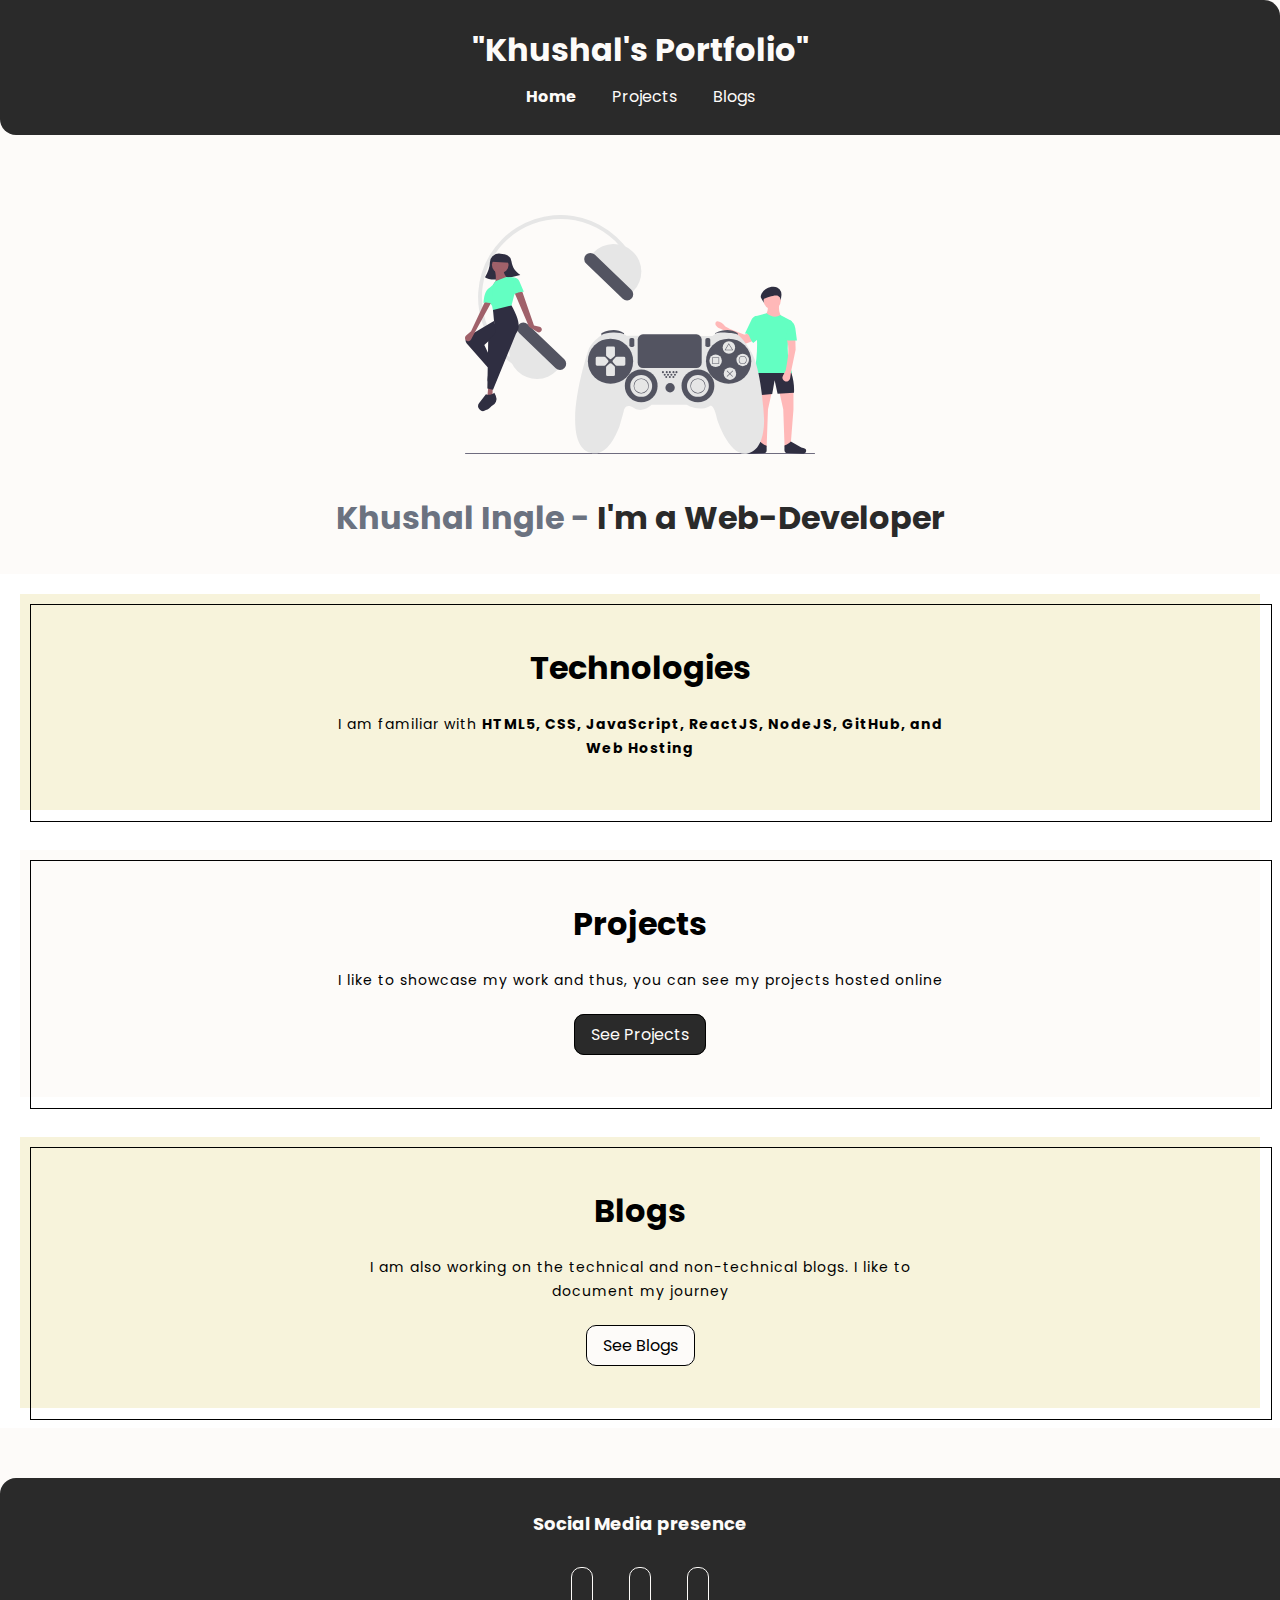
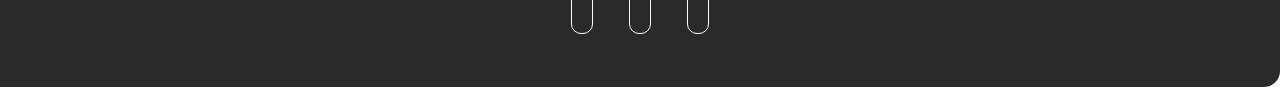
<file: index.html>
<!DOCTYPE html>
<html lang="en">
<head>
    <script async src="https://pagead2.googlesyndication.com/pagead/js/adsbygoogle.js?client=ca-pub-5421976136183643"
     crossorigin="anonymous"></script>
    <meta charset="UTF-8">
    <meta http-equiv="X-UA-Compatible" content="IE=edge">
    <meta name="viewport" content="width=device-width, initial-scale=1.0">
    <title>Home | Kushal's Portfolio</title>
   
    <link href="style.css" rel="stylesheet"/>
</head>
<body>
    <nav class="navigation container">
        <div class="nav-brand"><h1 class="size">"Khushal's Portfolio"</h1></div>
        <ul class="list-non-bullet nav-pills">
            <li class="list-item-inline">
                <a class="link link-active" href="/"><strong>Home</strong></a>
            </li>
            <li class="list-item-inline">
                <a class="link" href="project.html">Projects</a>
            </li>
            <li class="list-item-inline">
                <a class="link" href="blog.html">Blogs</a>
            </li>
        </ul>
    </nav>

    <script type="text/javascript">
        atOptions = {
            'key' : 'b4da87c1e9c6a34f18d70eef5d6c6318',
            'format' : 'iframe',
            'height' : 50,
            'width' : 320,
            'params' : {}
        };
        document.write('<scr' + 'ipt type="text/javascript" src="http' + (location.protocol === 'https:' ? 's' : '') + '://www.effectivecreativeformat.com/b4da87c1e9c6a34f18d70eef5d6c6318/invoke.js"></scr' + 'ipt>');
    </script>


    <header class="hero">
        <img class="hero-img" src="images/gamig.svg">
        <h1 class="hero-heading">Khushal Ingle - <span class="headingg
           "> I'm a Web-Developer</span></h1>
    </header>
    <script type="text/javascript">
        atOptions = {
            'key' : 'fed3fd0d87f42df9c715aa4d5458c281',
            'format' : 'iframe',
            'height' : 250,
            'width' : 300,
            'params' : {}
        };
        document.write('<scr' + 'ipt type="text/javascript" src="http' + (location.protocol === 'https:' ? 's' : '') + '://www.effectivecreativeformat.com/fed3fd0d87f42df9c715aa4d5458c281/invoke.js"></scr' + 'ipt>');
    </script>
    <section class="section ow">
        <div class="container container-center">
        <h1>Technologies</h1>
    
        <p class="fs-1">I am familiar with <strong>HTML5, CSS, JavaScript, ReactJS, NodeJS, GitHub, and Web Hosting</strong> </p>
        

        </div>
    </section>

    <script type="text/javascript">
        atOptions = {
            'key' : 'b4da87c1e9c6a34f18d70eef5d6c6318',
            'format' : 'iframe',
            'height' : 50,
            'width' : 320,
            'params' : {}
        };
        document.write('<scr' + 'ipt type="text/javascript" src="http' + (location.protocol === 'https:' ? 's' : '') + '://www.effectivecreativeformat.com/b4da87c1e9c6a34f18d70eef5d6c6318/invoke.js"></scr' + 'ipt>');
    </script>


    <section class="section">
        <div class="container container-center">
        <h1>Projects</h1>
    
        <p>I like to showcase my work and thus, you can see my projects hosted online</strong></p>
        <div class="site-bttn">
            <a class="link-secondary" href="project.html">See Projects</a>
        </div>
        
        </div>
    </section>
    <script type="text/javascript">
        atOptions = {
            'key' : 'b4da87c1e9c6a34f18d70eef5d6c6318',
            'format' : 'iframe',
            'height' : 50,
            'width' : 320,
            'params' : {}
        };
        document.write('<scr' + 'ipt type="text/javascript" src="http' + (location.protocol === 'https:' ? 's' : '') + '://www.effectivecreativeformat.com/b4da87c1e9c6a34f18d70eef5d6c6318/invoke.js"></scr' + 'ipt>');
    </script>

    <section class="section ow">
        <div class="container container-center">
        <h1>Blogs</h1>
    
        <p>I am also working on the technical and non-technical blogs. I like to document my journey</p>
        <div class="site-bttn">
        <a class="link link-primary" href="blog.html">See Blogs</a>
        </div>
    </div>
        </div>
    </section>

    <script type="text/javascript">
        atOptions = {
            'key' : 'b4da87c1e9c6a34f18d70eef5d6c6318',
            'format' : 'iframe',
            'height' : 50,
            'width' : 320,
            'params' : {}
        };
        document.write('<scr' + 'ipt type="text/javascript" src="http' + (location.protocol === 'https:' ? 's' : '') + '://www.effectivecreativeformat.com/b4da87c1e9c6a34f18d70eef5d6c6318/invoke.js"></scr' + 'ipt>');
    </script>
    <h2></h2>
<footer class="footer">
    <div class="footer-header">Social Media presence</div>
    <ul class="social-links">
        <li class="list-item-inline">
            <a class="link" href="https://github.com/khushal-ingle" target="_blank"><i class="fa-brands fa-github"></i></a>
        </li>

        <li class="list-item-inline">
            <a class="link"href="https://www.linkedin.com/in/khushal-ingle-820b06241/" target="_blank"><i class="fa-brands fa-linkedin"></i></a>

        </li>

        <li class="list-item-inline"><a class="link" href="https://www.instagram.com/_khushal_01/" target="_blank"><i class="fa-brands fa-instagram"></i>
        </a>
        </li> 
    </ul>
</footer>
</body>
</html>
</file>
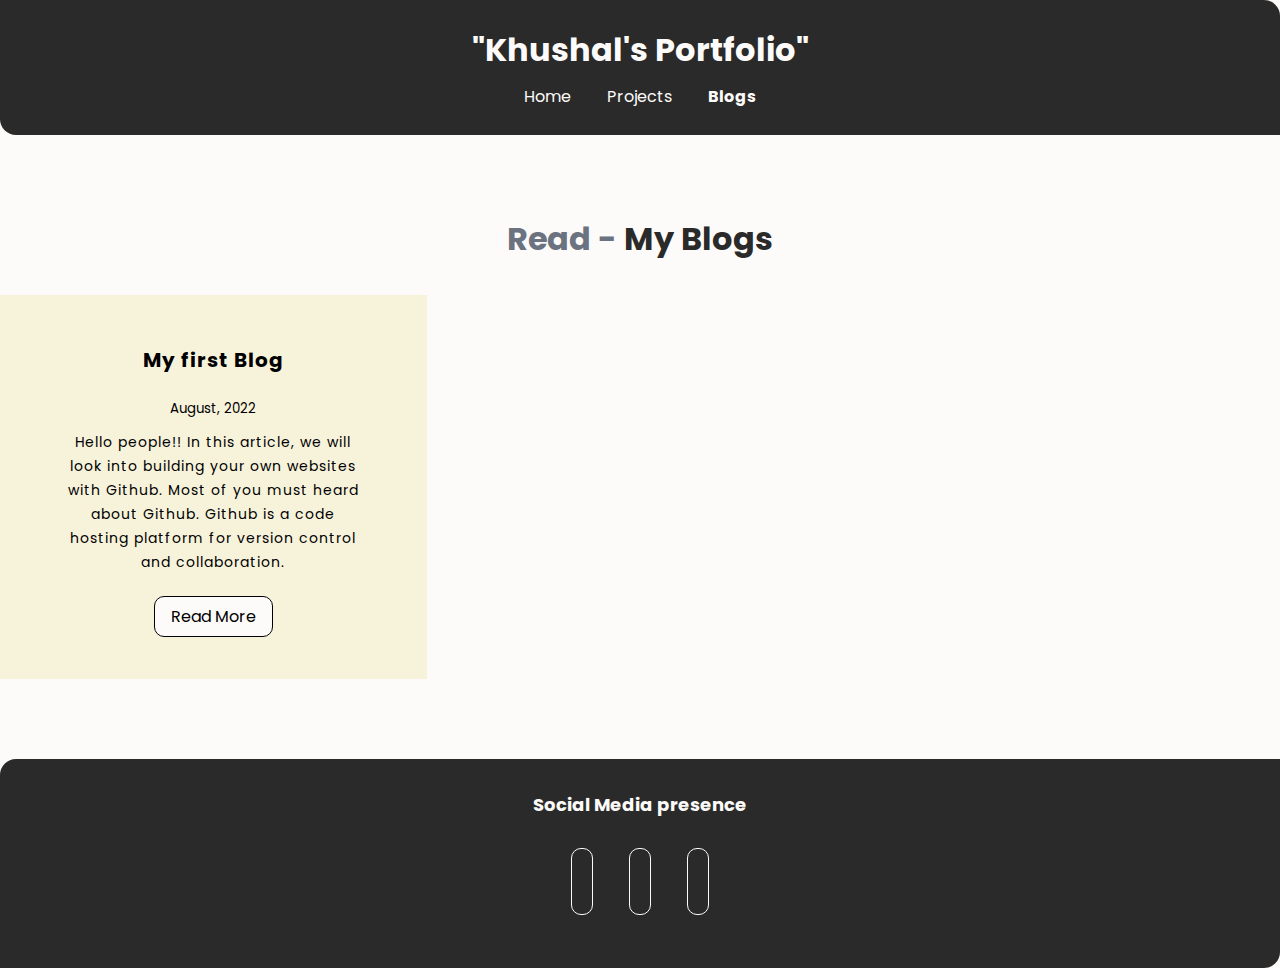
<file: blog.html>
<!DOCTYPE html>
<html lang="en">
<head>
    <script async src="https://pagead2.googlesyndication.com/pagead/js/adsbygoogle.js?client=ca-pub-5421976136183643"
     crossorigin="anonymous"></script>
    <meta charset="UTF-8">
    <meta http-equiv="X-UA-Compatible" content="IE=edge">
    <meta name="viewport" content="width=device-width, initial-scale=1.0">
   
    <link href="style.css" rel="stylesheet"/>
    <title>Blogs | Khushal</title>
</head>
<body>

    <nav class="navigation container">
        <div class="nav-brand"><h1 class="size">"Khushal's Portfolio"</h1></div>
        <ul class="list-non-bullet nav-pills">
            <li class="list-item-inline">
                <a class="link" href="index.html">Home</a>
            </li>
            <li class="list-item-inline">
                <a class="link" href="project.html">Projects</a>
            </li>
            <li class="list-item-inline">
                <a class="link link-active" href="blog.html"><strong>Blogs</strong></a>
            </li>
        </ul>
    </nav>


    <header class="hero">
        <h1 class="hero-heading">Read - <span class="headingg
           "> My Blogs</span></h1>
           <!-- adstera -->
           <script type="text/javascript">
            atOptions = {
                'key' : 'fed3fd0d87f42df9c715aa4d5458c281',
                'format' : 'iframe',
                'height' : 250,
                'width' : 300,
                'params' : {}
            };
            document.write('<scr' + 'ipt type="text/javascript" src="http' + (location.protocol === 'https:' ? 's' : '') + '://www.effectivecreativeformat.com/fed3fd0d87f42df9c715aa4d5458c281/invoke.js"></scr' + 'ipt>');
        </script>

    </header>
    <ul class="list-non-bullet projects-ul">
        <li class="section ow">
            <article class="showcase-list container container-center">
                <h1>
                    My first Blog
                </h1>
                <small>August, 2022</small>
                <p>
                    Hello people!! In this article, we will look into building your own websites with Github. Most of you must heard about Github. Github is a code hosting platform for version control and collaboration.
                </p>
                <div class="site-bttn">
                <a class="link link-primary" href="https://postblog-01.blogspot.com/2022/08/hello-people-in-this-article-we-will.html">Read More</a></div>
            </article>
        </li>
       

        <!-- <li class="section">
            <article class="showcase-list container container-center">
                <h1>
                    Spiritual Knowledge Blog
                </h1>
                <small>August, 2021</small>
                <p>
                    This is a blog about Spirituality.
                    Will take you through a brief introduction to Spirituality and will set a 
                    start to Spiritual journey in my Life. Please check this out for knowing about spirituality.
                </p>
                <div class="site-bttn">
                <a class="link link-secondary" href="/">Read More</a></div>
            </article>
        </li> -->
    </ul>
    <script type="text/javascript">
        atOptions = {
            'key' : 'ab4fb0d6f38194a450ce2ead9585417a',
            'format' : 'iframe',
            'height' : 90,
            'width' : 728,
            'params' : {}
        };
        document.write('<scr' + 'ipt type="text/javascript" src="http' + (location.protocol === 'https:' ? 's' : '') + '://www.effectivecreativeformat.com/ab4fb0d6f38194a450ce2ead9585417a/invoke.js"></scr' + 'ipt>');
    </script>

    <footer class="footer">
        <div class="footer-header">Social Media presence</div>
        <ul class="social-links">
            <li class="list-item-inline">
                <a class="link" href="https://github.com/khushal-ingle" target="_blank"><i class="fa-brands fa-github"></i></a>
            </li>
    
            <li class="list-item-inline">
                <a class="link"href="https://www.linkedin.com/in/khushal-ingle-820b06241/" target="_blank"><i class="fa-brands fa-linkedin"></i></a>
    
            </li>
         
            <li class="list-item-inline"><a class="link" href="https://www.instagram.com/_khushal_01/" target="_blank"><i class="fa-brands fa-instagram"></i>
            </a>
            </li> 
        </ul>
    </footer>
</body>
</html>
</file>
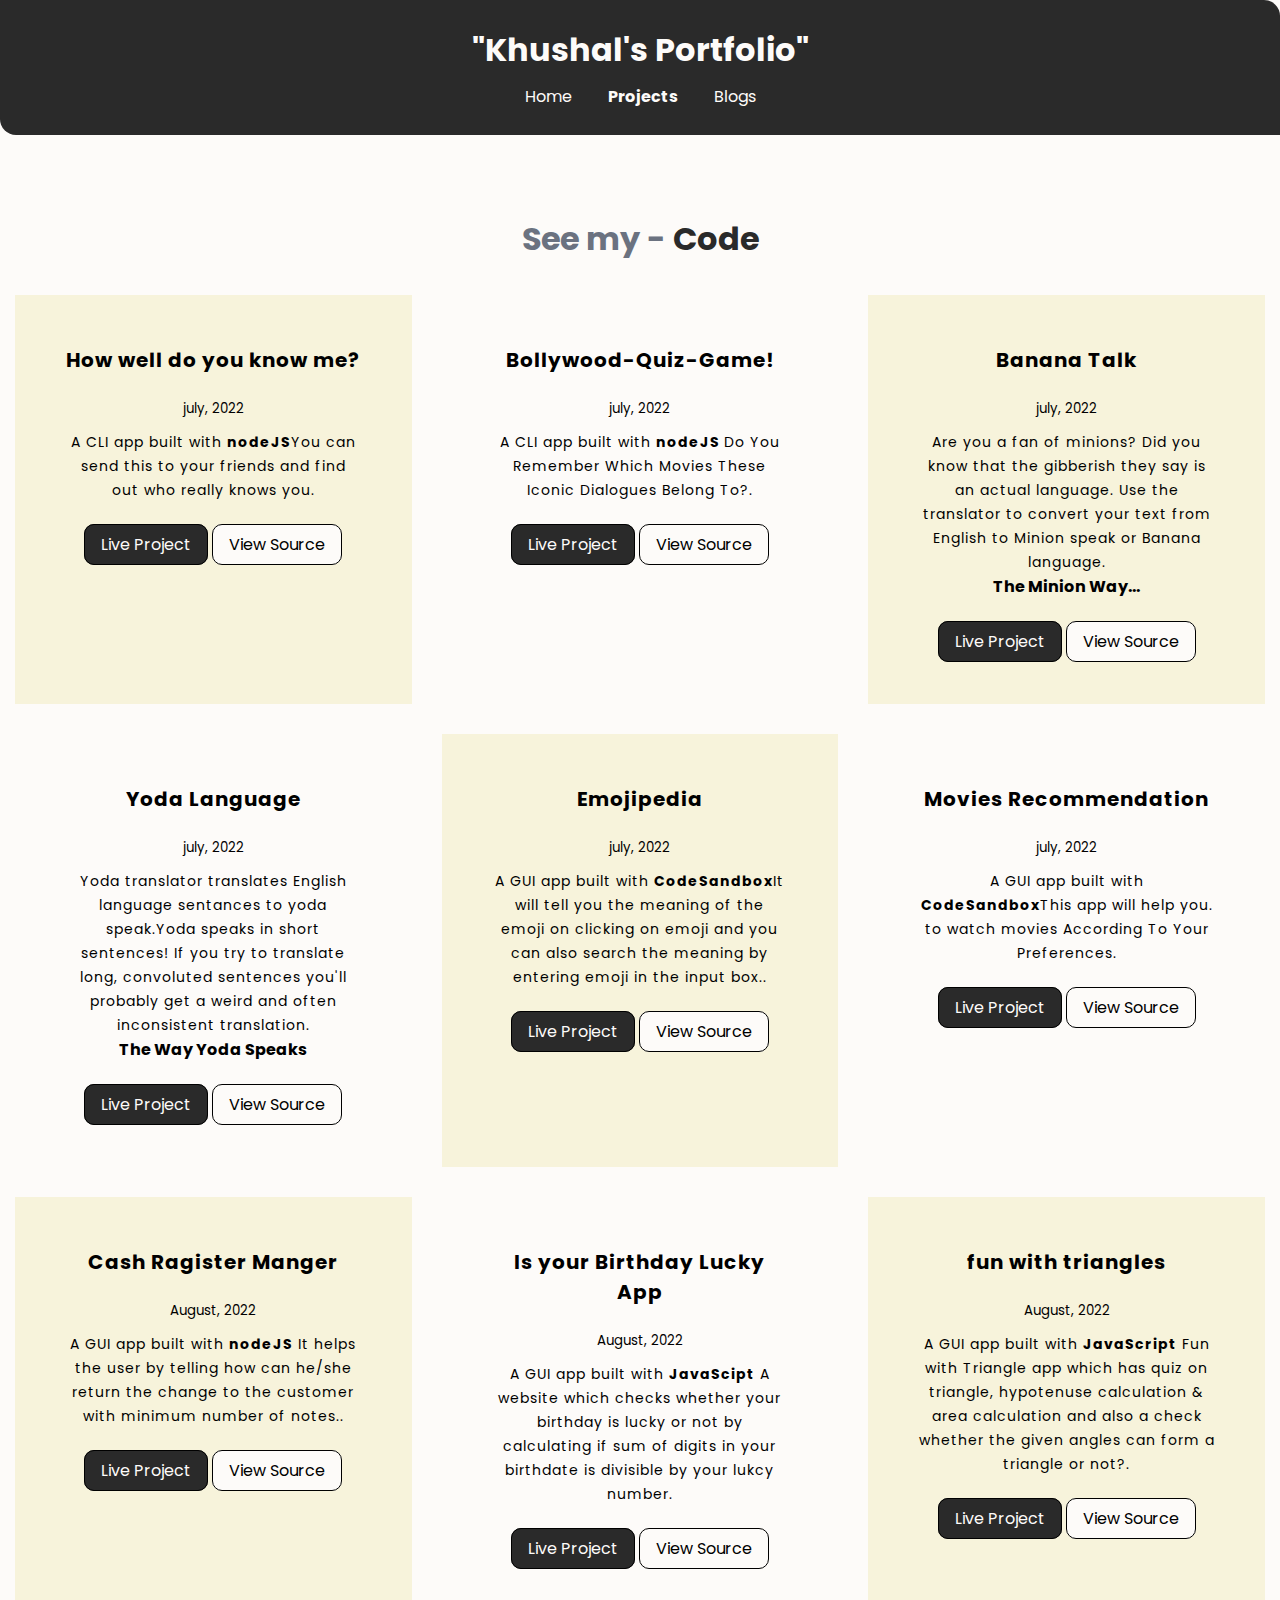
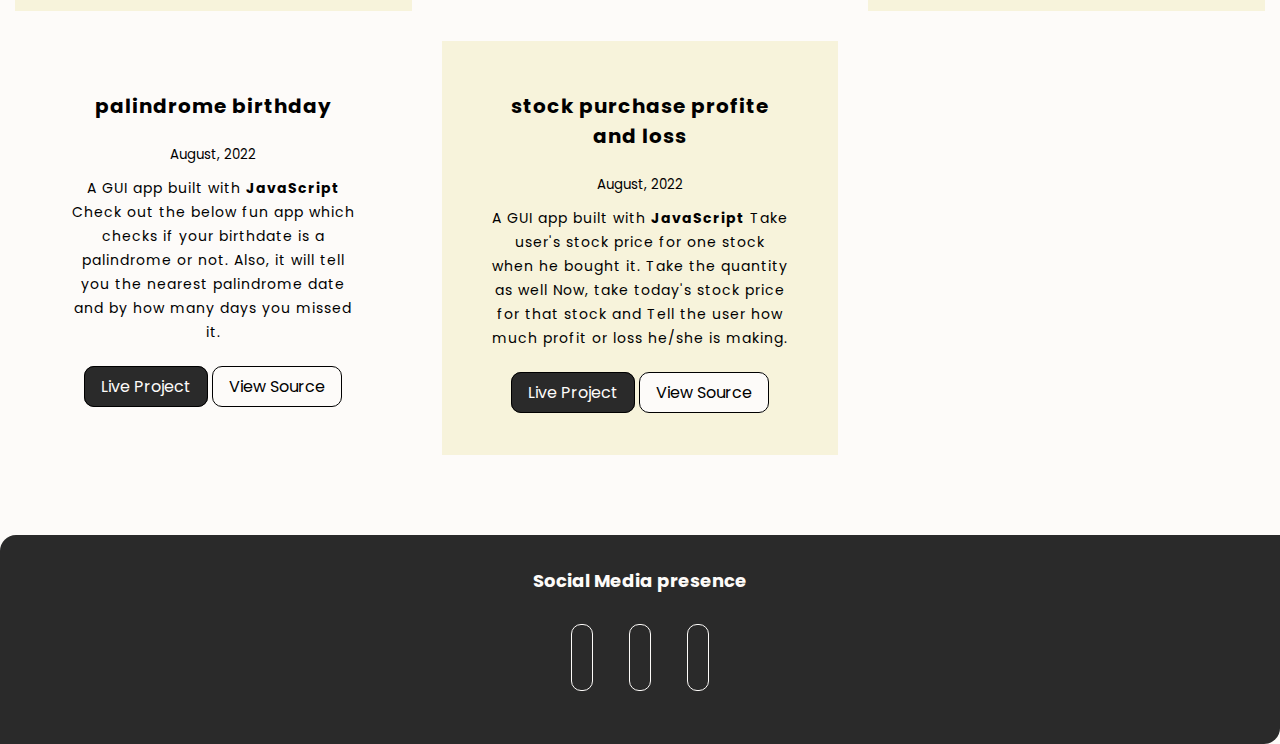
<file: project.html>
<!DOCTYPE html>
<html lang="en">
<head>
    <script async src="https://pagead2.googlesyndication.com/pagead/js/adsbygoogle.js?client=ca-pub-5421976136183643"
     crossorigin="anonymous"></script>
    <meta charset="UTF-8">
    <meta http-equiv="X-UA-Compatible" content="IE=edge">
    <meta name="viewport" content="width=device-width, initial-scale=1.0">
    <link href="style.css" rel="stylesheet"/>
    <title>Projects | Khushal</title>
   
</head>
<body>
    
    <nav class="navigation container">
        <div class="nav-brand"><h1 class="size">"Khushal's Portfolio"</h1></div>
        <ul class="list-non-bullet nav-pills">
            <li class="list-item-inline">
                <a class="link" href="index.html">Home</a>
            </li>
            <li class="list-item-inline">
                <a class="link link-active" href="project.html"> <strong>Projects</strong></a>
            </li>
            <li class="list-item-inline">
                <a class="link" href="blog.html">Blogs</a>
            </li>
        </ul>
    </nav>
    <script type="text/javascript">
        atOptions = {
            'key' : 'fed3fd0d87f42df9c715aa4d5458c281',
            'format' : 'iframe',
            'height' : 250,
            'width' : 300,
            'params' : {}
        };
        document.write('<scr' + 'ipt type="text/javascript" src="http' + (location.protocol === 'https:' ? 's' : '') + '://www.effectivecreativeformat.com/fed3fd0d87f42df9c715aa4d5458c281/invoke.js"></scr' + 'ipt>');
    </script>

    <header class="hero">
        <!-- <img class="hero-img" src="images/gamig.svg"> -->
        <h1 class="hero-heading">See my - <span class="headingg
           "> Code</span></h1>
    </header>
    <script type="text/javascript">
        atOptions = {
            'key' : 'fed3fd0d87f42df9c715aa4d5458c281',
            'format' : 'iframe',
            'height' : 250,
            'width' : 300,
            'params' : {}
        };
        document.write('<scr' + 'ipt type="text/javascript" src="http' + (location.protocol === 'https:' ? 's' : '') + '://www.effectivecreativeformat.com/fed3fd0d87f42df9c715aa4d5458c281/invoke.js"></scr' + 'ipt>');
    </script>
    <ul class="list-non-bullet projects-ul">

        <li class="section">
            <div class="container container-center margin-md ow">
            <h1>How well do you know me?</h1>
            <small>july, 2022</small>
            <p>A CLI app built with <strong>nodeJS</strong>You can send this to your friends and find out who really knows you.</p>
            <div class="site-bttn">
            <a class="link-secondary" href="https://replit.com/@KhushalIngle/Do-you-know-me-Quiz?embed=1&output=1" target="_blank">Live Project</a>
            <a class="link-primary" href="https://github.com/khushal-ingle/Do-you-know-me-Quizz/blob/main/index.js" target="_blank">View Source </a>
            </div>
            </div>

        </li>
        <script type="text/javascript">
            atOptions = {
                'key' : 'ab4fb0d6f38194a450ce2ead9585417a',
                'format' : 'iframe',
                'height' : 90,
                'width' : 728,
                'params' : {}
            };
            document.write('<scr' + 'ipt type="text/javascript" src="http' + (location.protocol === 'https:' ? 's' : '') + '://www.effectivecreativeformat.com/ab4fb0d6f38194a450ce2ead9585417a/invoke.js"></scr' + 'ipt>');
        </script>

        <li class="section">
            <div class="container container-center ">
                <h1>Bollywood-Quiz-Game!</h1>
                <small>july, 2022</small>
                <p>A CLI app built with <strong>nodeJS </strong>Do You Remember Which Movies These Iconic Dialogues Belong To?.</p>
                <div class="site-bttn">
                <a class="link-secondary" href="https://replit.com/@KhushalIngle/bollywood-quiz-game?embed=1&output=1" target="_blank">Live Project</a>
                <a class="link-primary" href="https://github.com/khushal-ingle/bollywood-quiz-game" target="_blank">View Source </a>
            </div>
            </div>
           
        </li>
        <script type="text/javascript">
            atOptions = {
                'key' : 'ab4fb0d6f38194a450ce2ead9585417a',
                'format' : 'iframe',
                'height' : 90,
                'width' : 728,
                'params' : {}
            };
            document.write('<scr' + 'ipt type="text/javascript" src="http' + (location.protocol === 'https:' ? 's' : '') + '://www.effectivecreativeformat.com/ab4fb0d6f38194a450ce2ead9585417a/invoke.js"></scr' + 'ipt>');
        </script>

        <li class="section">
            <div class="container container-center margin-md ow">
            <h1>Banana Talk</h1>
            <small>july, 2022</small>
            <p>Are you a fan of minions? Did you know that the gibberish they say is an actual language. Use the translator to convert your text from English to Minion speak or Banana language.</p> <strong>The Minion Way...</strong></p>
            <div class="site-bttn">
            <a class="link-secondary" href="https://m-translation.netlify.app/" target="_blank">Live Project</a>
            <a class="link-primary" href="https://github.com/khushal-ingle/yoda-translator" target="_blank">View Source </a> 
            </div>
            </div>

        </li>
        <script type="text/javascript">
            atOptions = {
                'key' : 'ab4fb0d6f38194a450ce2ead9585417a',
                'format' : 'iframe',
                'height' : 90,
                'width' : 728,
                'params' : {}
            };
            document.write('<scr' + 'ipt type="text/javascript" src="http' + (location.protocol === 'https:' ? 's' : '') + '://www.effectivecreativeformat.com/ab4fb0d6f38194a450ce2ead9585417a/invoke.js"></scr' + 'ipt>');
        </script>

        <li class="section">
            <div class="container container-center margin-md ">
            <h1>Yoda Language</h1>
            <small>july, 2022</small>
            <p>Yoda translator translates English language sentances to yoda speak.Yoda speaks in short sentences! If you try to translate long, convoluted sentences you'll probably get a weird and often inconsistent translation.</p> <strong>The Way Yoda Speaks</strong></p>
            <div class="site-bttn">
            <a class="link-secondary" href="https://yoda-translator-01.netlify.app/" target="_blank">Live Project</a>
            <a class="link-primary" href="https://github.com/khushal-ingle/talk-banana" target="_blank">View Source </a> 
            </div>
            </div>

        </li>
        <script type="text/javascript">
            atOptions = {
                'key' : 'fed3fd0d87f42df9c715aa4d5458c281',
                'format' : 'iframe',
                'height' : 250,
                'width' : 300,
                'params' : {}
            };
            document.write('<scr' + 'ipt type="text/javascript" src="http' + (location.protocol === 'https:' ? 's' : '') + '://www.effectivecreativeformat.com/fed3fd0d87f42df9c715aa4d5458c281/invoke.js"></scr' + 'ipt>');
        </script>

        <li class="section">
            <div class="container container-center margin-md ow ">
            <h1>Emojipedia</h1>
            <small>july, 2022</small>
            <p>A GUI app built with <strong>CodeSandbox</strong>It will tell you the meaning of the emoji on clicking on emoji and you can also search the meaning by entering emoji in the input box..</p>
            <div class="site-bttn"></div>
            <a class="link-secondary" href="https://wn2pdo.csb.app/" target="_blank">Live Project</a>
            <a class="link-primary" href="https://github.com/khushal-ingle/emoji-interpreter-1" target="_blank">View Source </a>
            </div>
        </div>

        </li>
<script type="text/javascript">
	atOptions = {
		'key' : 'fed3fd0d87f42df9c715aa4d5458c281',
		'format' : 'iframe',
		'height' : 250,
		'width' : 300,
		'params' : {}
	};
	document.write('<scr' + 'ipt type="text/javascript" src="http' + (location.protocol === 'https:' ? 's' : '') + '://www.effectivecreativeformat.com/fed3fd0d87f42df9c715aa4d5458c281/invoke.js"></scr' + 'ipt>');
</script>
        <li class="section">
            <div class="container container-center margin-md  ">
            <h1>Movies Recommendation</h1>
            <small>july, 2022</small>
            <p>A GUI app built with <strong>CodeSandbox</strong>This app will help you. to watch movies According To Your Preferences.</p>
            <div class="site-bttn"></div>
            <a class="link-secondary" href="https://q1pbhz.csb.app/" target="_blank">Live Project</a>
            <a class="link-primary" href="https://github.com/khushal-ingle/movies-recommendation" target="_blank">View Source </a>
            </div>
        </div>

        </li>
        <script type="text/javascript">
            atOptions = {
                'key' : 'fed3fd0d87f42df9c715aa4d5458c281',
                'format' : 'iframe',
                'height' : 250,
                'width' : 300,
                'params' : {}
            };
            document.write('<scr' + 'ipt type="text/javascript" src="http' + (location.protocol === 'https:' ? 's' : '') + '://www.effectivecreativeformat.com/fed3fd0d87f42df9c715aa4d5458c281/invoke.js"></scr' + 'ipt>');
        </script>
    
        <li class="section">
            <div class="container container-center margin-md ow ">
            <h1>Cash Ragister Manger</h1>
            <small>August, 2022</small>
            <p>A GUI app built with <strong>nodeJS</strong> It helps the user by telling how can he/she return the change to the customer with minimum number of notes..</p>
           <div class="site-bttn">
            <a class="link-secondary" href="https://cash-register-01.netlify.app" target="_blank">Live Project</a>
            <a class="link-primary" href="https://github.com/khushal-ingle/cash-register" target="_blank">View Source </a>
            </div>
        </div>

        </li>
        <script type="text/javascript">
            atOptions = {
                'key' : 'b4da87c1e9c6a34f18d70eef5d6c6318',
                'format' : 'iframe',
                'height' : 50,
                'width' : 320,
                'params' : {}
            };
            document.write('<scr' + 'ipt type="text/javascript" src="http' + (location.protocol === 'https:' ? 's' : '') + '://www.effectivecreativeformat.com/b4da87c1e9c6a34f18d70eef5d6c6318/invoke.js"></scr' + 'ipt>');
        </script>

        <li class="section">
            <div class="container container-center margin-md  ">
            <h1>Is your Birthday Lucky App</h1>
            <small>August, 2022</small>
            <p>A GUI app built with <strong>JavaScipt</strong> A website which checks whether your birthday is lucky or not by calculating if sum of digits in your birthdate is divisible by your lukcy number.</p>
           <div class="site-bttn">
            <a class="link-secondary" href="https://know-is-that-your-birthday-is-lucky.netlify.app" target="_blank">Live Project</a>
            <a class="link-primary" href="https://github.com/khushal-ingle/lucky-birthday" target="_blank">View Source </a>
            </div>
        </div>

        </li>
        <script type="text/javascript">
            atOptions = {
                'key' : 'fed3fd0d87f42df9c715aa4d5458c281',
                'format' : 'iframe',
                'height' : 250,
                'width' : 300,
                'params' : {}
            };
            document.write('<scr' + 'ipt type="text/javascript" src="http' + (location.protocol === 'https:' ? 's' : '') + '://www.effectivecreativeformat.com/fed3fd0d87f42df9c715aa4d5458c281/invoke.js"></scr' + 'ipt>');
        </script>
        <li class="section">
            <div class="container container-center margin-md ow ">
            <h1>fun with triangles</h1>
            <small>August, 2022</small>
            <p>A GUI app built with <strong>JavaScript</strong> Fun with Triangle app which has quiz on triangle, hypotenuse calculation & area calculation and also a check whether the given angles can form a triangle or not?.</p>
           <div class="site-bttn">
            <a class="link-secondary" href="https://fun-with-triangles-01.netlify.app/index.html" target="_blank">Live Project</a>
            <a class="link-primary" href="https://github.com/khushal-ingle/fun-with-triangle" target="_blank">View Source </a>
            </div>
        </div>

        </li>
        <script type="text/javascript">
            atOptions = {
                'key' : 'fed3fd0d87f42df9c715aa4d5458c281',
                'format' : 'iframe',
                'height' : 250,
                'width' : 300,
                'params' : {}
            };
            document.write('<scr' + 'ipt type="text/javascript" src="http' + (location.protocol === 'https:' ? 's' : '') + '://www.effectivecreativeformat.com/fed3fd0d87f42df9c715aa4d5458c281/invoke.js"></scr' + 'ipt>');
        </script>
        <li class="section">
            <div class="container container-center margin-md  ">
            <h1>palindrome birthday </h1>
            <small>August, 2022</small>
            <p>A GUI app built with <strong>JavaScript</strong> Check out the below fun app which checks if your birthdate is a palindrome or not. Also, it will tell you the nearest palindrome date and by how many days you missed it.</p>
           <div class="site-bttn">
            <a class="link-secondary" href="https://is-your-birthday-a-prelindrome.netlify.app/" target="_blank">Live Project</a>
            <a class="link-primary" href="https://github.com/khushal-ingle/palindrome-birthday" target="_blank">View Source </a>
            </div>
        </div>

        </li>

        <script type="text/javascript">
            atOptions = {
                'key' : 'fed3fd0d87f42df9c715aa4d5458c281',
                'format' : 'iframe',
                'height' : 250,
                'width' : 300,
                'params' : {}
            };
            document.write('<scr' + 'ipt type="text/javascript" src="http' + (location.protocol === 'https:' ? 's' : '') + '://www.effectivecreativeformat.com/fed3fd0d87f42df9c715aa4d5458c281/invoke.js"></scr' + 'ipt>');
        </script>
        <li class="section">
            <div class="container container-center margin-md ow ">
            <h1>stock purchase profite and loss</h1>
            <small>August, 2022</small>
            <p>A GUI app built with <strong>JavaScript</strong> Take user's stock price for one stock when he bought it. Take the quantity as well Now, take today's stock price for that stock and Tell the user how much profit or loss he/she is making.</p>
           <div class="site-bttn">
            <a class="link-secondary" href="https://stock-purchase-profit-and-loss-01.netlify.app/" target="_blank">Live Project</a>
            <a class="link-primary" href="https://github.com/khushal-ingle/profit-and-loss" target="_blank">View Source </a>
            </div>
        </div>

        </li>
        <script type="text/javascript">
            atOptions = {
                'key' : 'fed3fd0d87f42df9c715aa4d5458c281',
                'format' : 'iframe',
                'height' : 250,
                'width' : 300,
                'params' : {}
            };
            document.write('<scr' + 'ipt type="text/javascript" src="http' + (location.protocol === 'https:' ? 's' : '') + '://www.effectivecreativeformat.com/fed3fd0d87f42df9c715aa4d5458c281/invoke.js"></scr' + 'ipt>');
        </script>
     
    </ul>


    <footer class="footer">
        <div class="footer-header">Social Media presence</div>
        <ul class="social-links">
            <li class="list-item-inline">
                <a class="link" href="https://github.com/khushal-ingle" target="_blank"><i class="fa-brands fa-github"></i></a>
            </li>
           
            <li class="list-item-inline">
                <a class="link"href="https://www.linkedin.com/in/khushal-ingle-820b06241/" target="_blank"><i class="fa-brands fa-linkedin"></i></a>
    
            </li>
          
            <li class="list-item-inline"><a class="link" href="https://www.instagram.com/_khushal_01/" target="_blank"><i class="fa-brands fa-instagram"></i>
            </a>
            </li> 
        </ul>
    </footer>



    
</body>
</html>
</file>
<file: style.css>
@import url('https://fonts.googleapis.com/css2?family=Poppins:wght@200&display=swap');
*{
    padding: 0px;
    margin: 0px;
    box-sizing: border-box ;
}
body {
    font-family: "Poppins", sans-serif;
    margin: 0;
    background-color: var(--matte-white);
}

hr {
    margin: 2rem 0rem;
}

:root {
    --matte-black: #2a2a2a;
    --off-white:#f7f3db;
    --matte-white:#FDFBF9;
}

.nav-pills{
    margin-bottom: 10px;
}

/* Spaces */

.margin-md{
        margin: 2rem;
    }
    
/* Container */
.container {
    text-align: center;
    padding: 0rem 1rem;
    /* padding-left: 1rem;
    padding-right: 1rem; */
}

.container-fluid {
    max-width: 650px;
    margin: auto;
}

.container-center {
    max-width: 650px;
    margin: auto;
}

/* Links */

.link{
    box-sizing: border-box;
    text-decoration: none;
    padding: 0.5rem 0.5rem;
    margin-top: 5rem;
    margin-bottom: 1rem;
    color:var(--matte-white);

}


.link-primary {
    text-decoration: none;
    color: #000000;
    border-radius: 10px;
    border: 1px solid #000000;
    text-decoration: none;
    padding: 0.5rem 1rem;
    background:var(--matte-white);
    /* border-bottom: #000000 solid 5px */
}

.link-secondary {
    text-decoration: none;
    background-color: var(--matte-black);
    border: #000000 solid 1px;
    /* border-bottom: #000000 solid 5px; */
    border-radius: 10px;
    color: var(--matte-white);
    padding: 0.5rem 1rem;
}
.projects-ul .section{
    padding: 50px 0;
}
.projects-ul {
    display: flex;
    flex-wrap: wrap;
}
li.section {
    width: 33.33%;
    padding: 0px 15px !important;
    margin-bottom: 30px;
}
.projects-ul .section .container {
    padding: 50px;
    height: 100%;
    position: relative;
    z-index: 21;
}
.projects-ul .section .container::before{
    content: '';
    position: absolute;
    width: 100%;
    height: 100%;
    left: 10px;
    top: 10px;
    z-index: -1;
    border: #000000 solid 1px;
    visibility: hidden;
}
.projects-ul .section .container:hover::before{
    visibility: visible;
}
.projects-ul h1 {
    font-size: 20px;
    line-height: 30px;
    letter-spacing: 1px;
}
/* Lists */

.list-non-bullet {
    list-style: none;
    padding: 0;

}

.list-item-inline {
    display: inline;
    padding: 0rem 0.5rem;
}

/* Navigation */

.navigation {
    background-color: var(--matte-black);
    color: var(--matte-white);
    padding: 1rem;
    border-bottom-left-radius: 1rem;
    border-top-right-radius: 1rem;
}

.navigation .link {
    color: var(--matte-white);
}


.navigation .nav-brand {
    font-weight: bold;

}




/* header */

.hero {
    padding: 2rem;
    padding-top: 5rem;

}
.site-bttn {
    margin: 30px 0 0;
}
.footer {
    margin-top: 50px;
}
.hero .hero-img {
    max-width: 350px;
    display: block;
    margin: auto;
    margin-bottom: 40px;
}
section.section {
    padding: 50px 0;
    border: #ffffff solid 20px;
    position: relative;
    z-index: 21;
}
section.section:before {
    content: '';
    position: absolute;
    width: 100%;
    height: 100%;
    left: 10px;
    top: 10px;
    z-index: -1;
    border: #000000 solid 1px;
}
.hero .hero-heading {
    text-align: center;
    font-size: 2rem;
    color: #6B7280;
}

.hero .hero-heading .headingg {
    color: var(--matte-black);
}

/* Sections */

.section h1 {
    text-align: center;
    margin-bottom: 20px;
    margin-top: 0px;
}

.ow {
    background-color: var(--off-white);

}

.centers {
    min-width: 600px;
    margin: auto;
}


/* footers */
.footer{
    background-color:var(--matte-black);
    padding: 2rem 1rem;
    text-align: center;
    color: var(--matte-white);
    border-bottom-right-radius: 1rem;
    border-top-left-radius: 1rem;
} 

.footer {
    color: var(--matte-white);
}

.footer .footer-header{
    margin: 0rem 0rem 1rem 0rem;
    font-weight: bold;
    font-size: large;
}
.footer ul{
    color: var(--matte-white);
    padding-inline-start: 0px;
    margin: 40px 0px 30px 0px;


}

.footer li a.link{
    font-size: 2rem;
    padding: 10px;
    margin: 10px;
    border: 1px solid var(--matte-white);
    border-radius: 10px;
}

.size{
    font-size: 2rem;
    margin: 10px 0px;
}
p {
    line-height: 24px;
    letter-spacing: 1px;
    font-size: 14px;
}
.section p{
    margin-top: 10px;
}
@media only screen and (max-width:1170px){
.projects-ul .section .container{
    padding: 30px;
}
.link-secondary, .link-primary{
    font-size: 13px;
}
}
@media only screen and (max-width:950px){
.link-secondary, .link-primary{
    width: 100%;
    display: block;
    margin: 10px 0;
}
}
@media only screen and (max-width:850px){
.projects-ul .section .container {
    padding: 20px;
}
}
@media only screen and (max-width:767px){
li.section {
    width: 100%;
}
}
</file>
